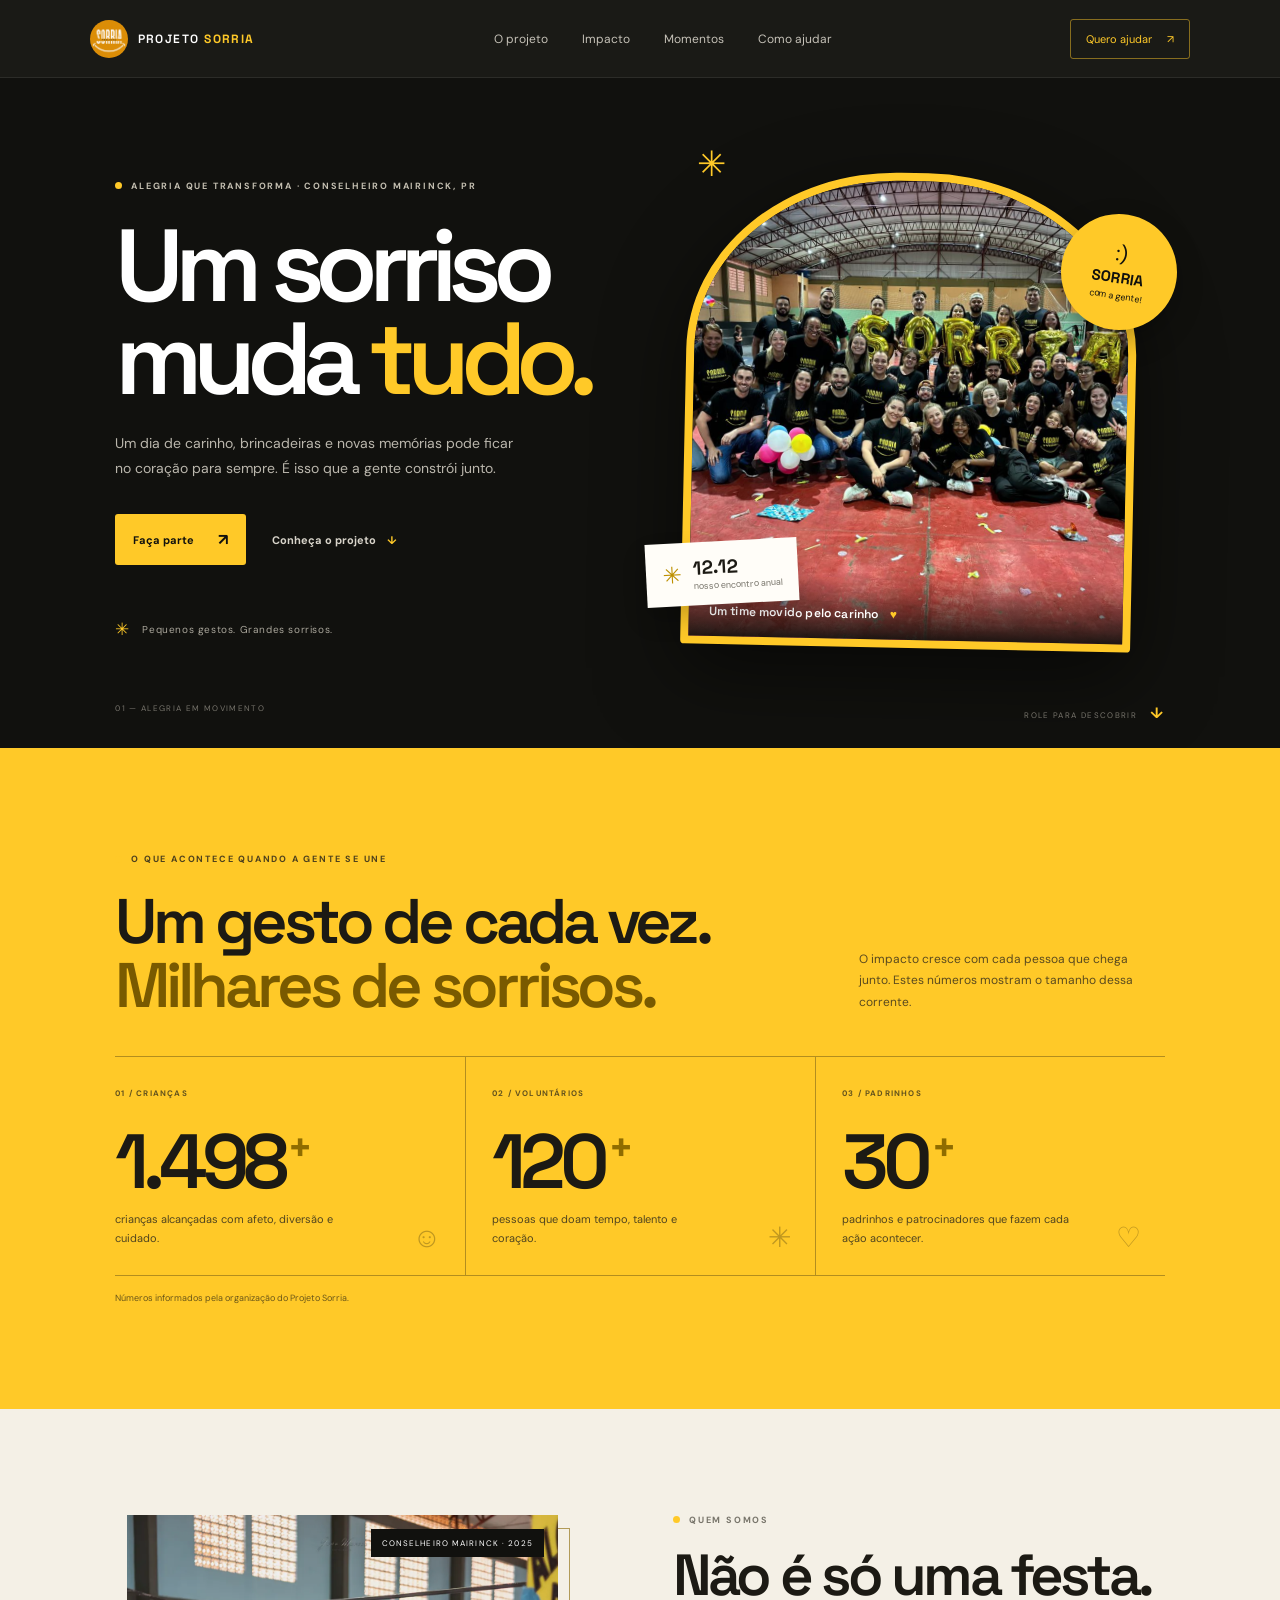
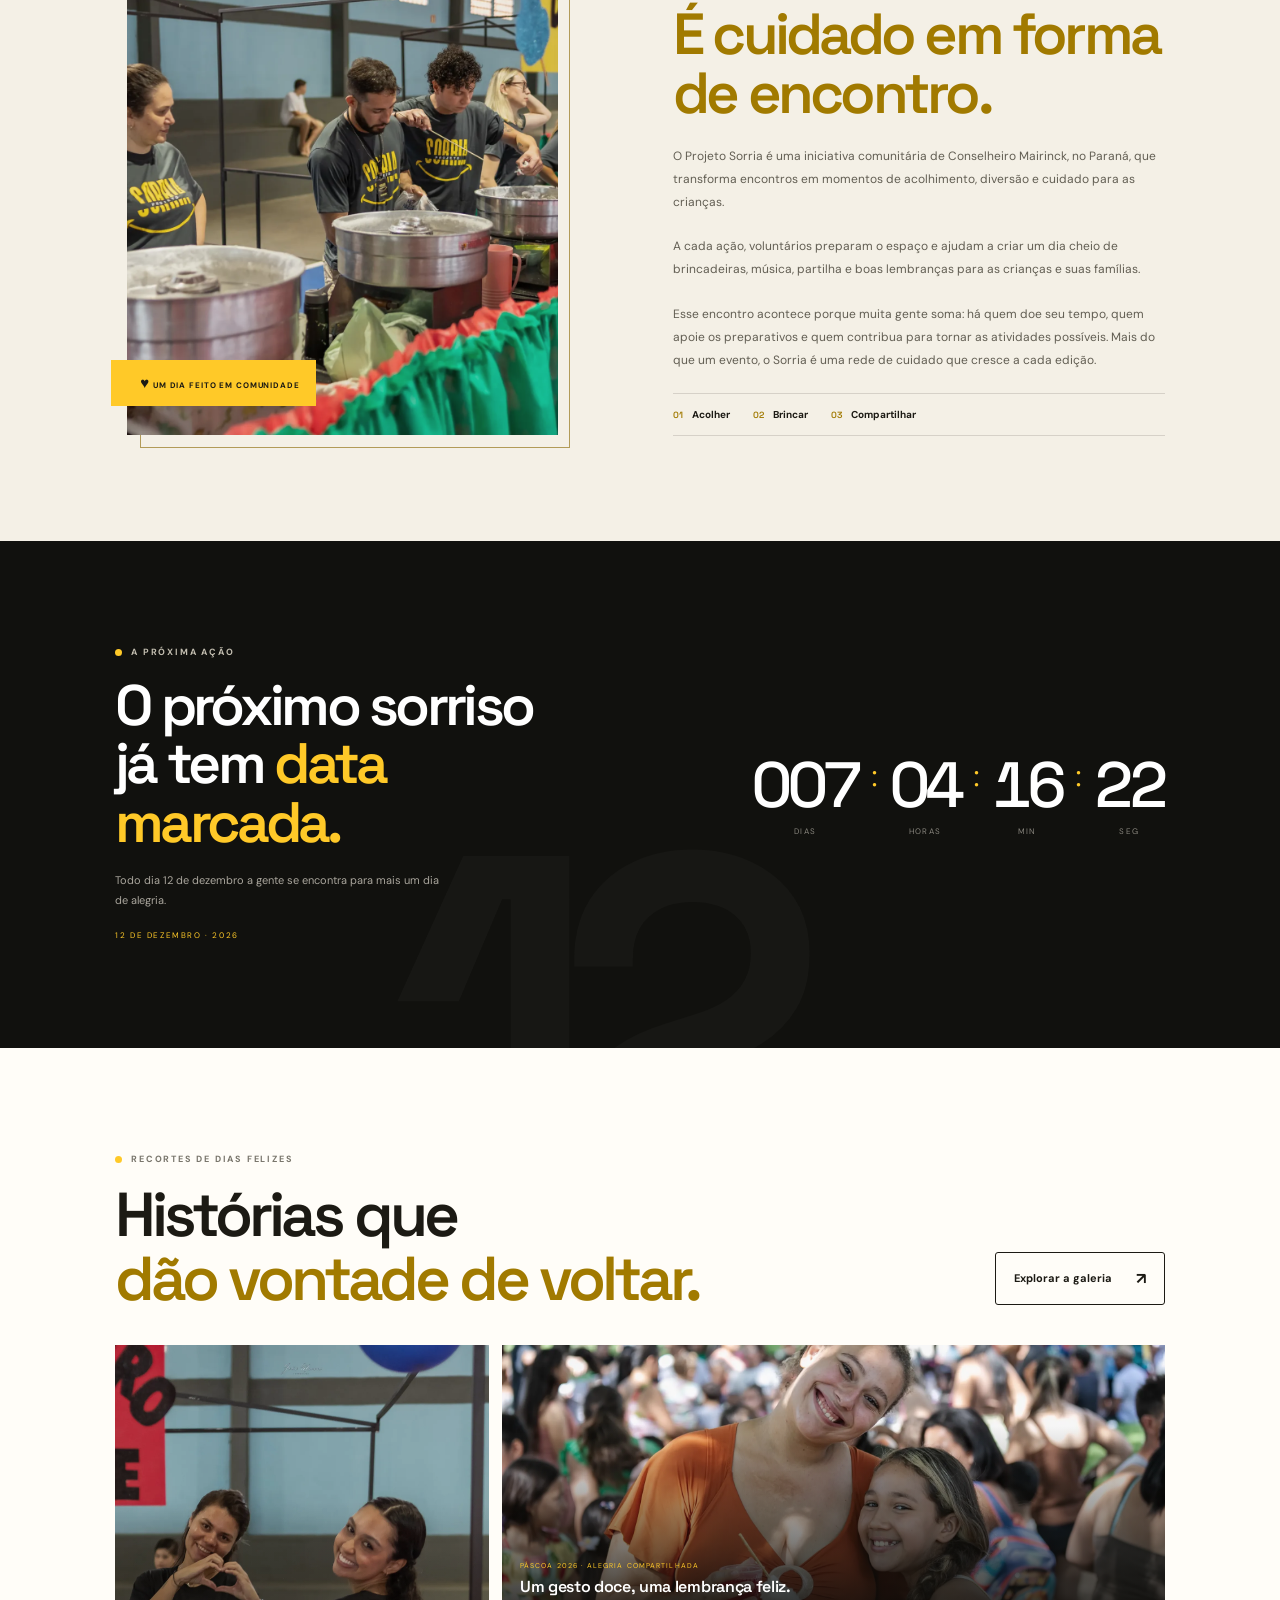
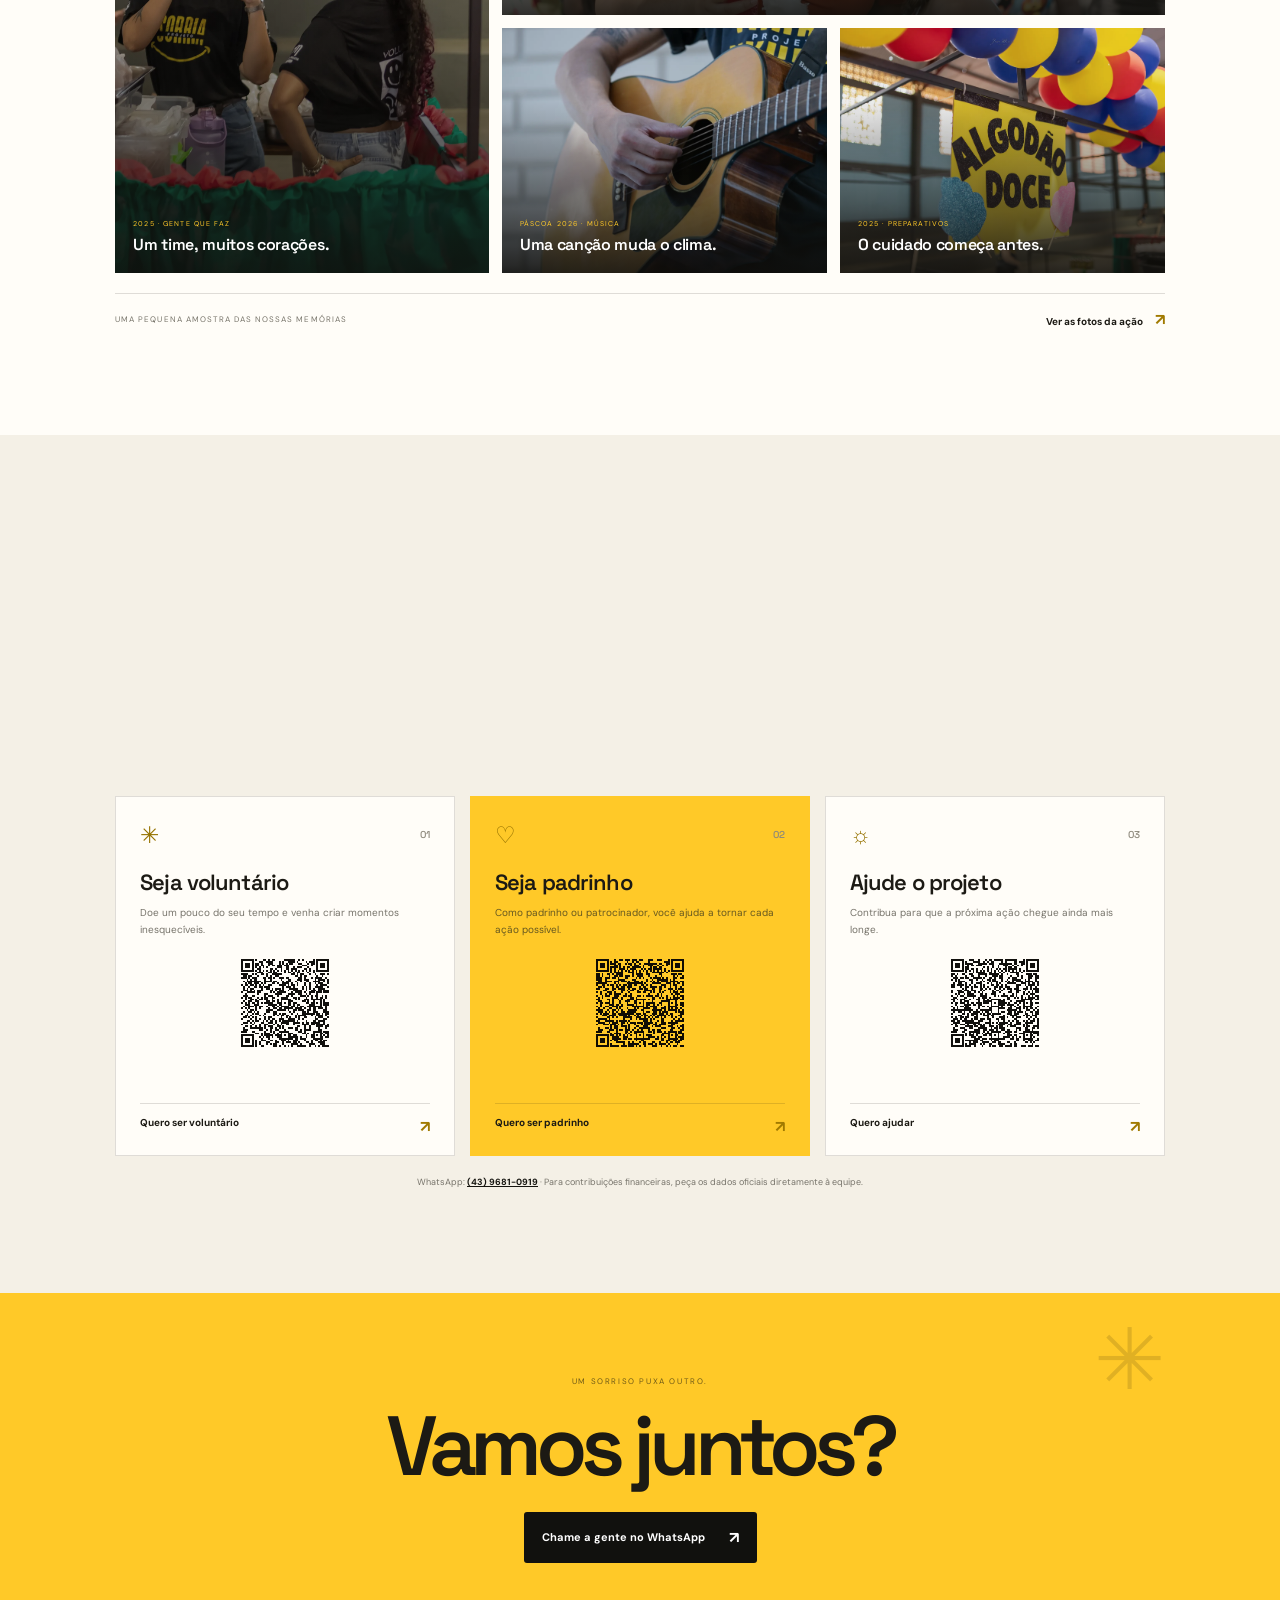
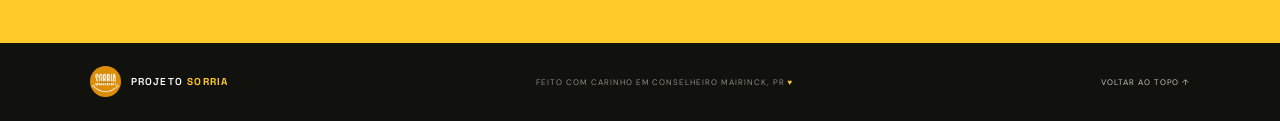
<file: index.html>
<!doctype html>
<html lang="pt-BR">
<head>
  <meta charset="utf-8">
  <meta name="viewport" content="width=device-width, initial-scale=1">
  <meta name="theme-color" content="#11110e">
  <meta name="description" content="Projeto Sorria: mais de 1.500 crianças alcançadas. Veja nossas ações, conheça o impacto e venha fazer parte.">
  <title>Projeto Sorria — Alegria que transforma</title>
  <link rel="icon" type="image/png" href="assets/logo-sorria.png">
  <link rel="apple-touch-icon" href="assets/logo-sorria.png">
  <link rel="preconnect" href="https://fonts.googleapis.com">
  <link rel="preconnect" href="https://fonts.gstatic.com" crossorigin>
  <link href="https://fonts.googleapis.com/css2?family=DM+Sans:wght@400;500;600;700&family=Space+Grotesk:wght@400;500;600;700&display=swap" rel="stylesheet">
  <link rel="stylesheet" href="styles.css">
</head>
<body class="home-page">
  <div class="scroll-progress" aria-hidden="true"></div>
  <header class="topbar">
    <a class="brand" href="#inicio" aria-label="Projeto Sorria, início"><img src="assets/logo-sorria.png" alt=""><span>PROJETO <b>SORRIA</b></span></a>
    <button class="menu-toggle" aria-expanded="false" aria-label="Abrir menu"><span></span><span></span></button>
    <nav class="nav" aria-label="Navegação principal">
      <a href="#projeto">O projeto</a><a href="#impacto">Impacto</a><a href="#galeria">Momentos</a><a href="#faca-parte">Como ajudar</a>
    </nav>
    <a class="nav-cta" href="#faca-parte">Quero ajudar <span>↗︎</span></a>
  </header>

  <main>
    <section class="hero" id="inicio">
      <div class="hero-copy" data-reveal>
        <div class="eyebrow"><span class="eyebrow-dot"></span> ALEGRIA QUE TRANSFORMA · CONSELHEIRO MAIRINCK, PR</div>
        <h1>Um sorriso<br>muda <span>tudo.</span></h1>
        <p>Um dia de carinho, brincadeiras e novas memórias pode ficar no coração para sempre. É isso que a gente constrói junto.</p>
        <div class="hero-actions"><a class="button button-yellow" href="#faca-parte">Faça parte <span>↗︎</span></a><a class="text-link light-link" href="#projeto">Conheça o projeto <span>↓</span></a></div>
        <div class="hero-note"><span class="spark">✳︎</span> Pequenos gestos. Grandes sorrisos.</div>
      </div>
      <div class="hero-visual" data-reveal data-delay="150">
        <div class="hero-photo"><img src="assets/selecionadas/equipe-voluntarios.png" alt="Voluntários do Projeto Sorria reunidos após uma ação"><span class="photo-label">Um time movido pelo carinho <b>♥︎</b></span></div>
        <div class="photo-sticker"><span>:) </span><b>SORRIA</b><small>com a gente!</small></div>
        <div class="hero-note-card"><span class="mini-spark">✳︎</span><div><b>12.12</b><small>nosso encontro anual</small></div></div>
        <span class="hero-sun" aria-hidden="true">✳︎</span>
      </div>
      <div class="hero-bottom"><span>01 — ALEGRIA EM MOVIMENTO</span><span>ROLE PARA DESCOBRIR <b>↓</b></span></div>
    </section>

    <section class="impact section" id="impacto">
      <div class="section-kicker" data-reveal><span class="eyebrow-dot"></span> O QUE ACONTECE QUANDO A GENTE SE UNE</div>
      <div class="impact-intro" data-reveal><h2>Um gesto de cada vez.<br><em>Milhares de sorrisos.</em></h2><p>O impacto cresce com cada pessoa que chega junto. Estes números mostram o tamanho dessa corrente.</p></div>
      <div class="stats-grid">
        <article class="stat-card" data-reveal><span class="stat-index">01 / CRIANÇAS</span><strong><span data-count="1500">1.500</span><i>+</i></strong><p>crianças alcançadas com afeto, diversão e cuidado.</p><span class="stat-mark">☺︎</span></article>
        <article class="stat-card" data-reveal data-delay="100"><span class="stat-index">02 / VOLUNTÁRIOS</span><strong><span data-count="120">120</span><i>+</i></strong><p>pessoas que doam tempo, talento e coração.</p><span class="stat-mark">✳︎</span></article>
        <article class="stat-card" data-reveal data-delay="200"><span class="stat-index">03 / PADRINHOS</span><strong><span data-count="30">30</span><i>+</i></strong><p>padrinhos e patrocinadores que fazem cada ação acontecer.</p><span class="stat-mark">♡︎</span></article>
      </div>
      <p class="numbers-note">Números informados pela organização do Projeto Sorria.</p>
    </section>

    <section class="story section" id="projeto">
      <div class="story-image" data-reveal>
        <img src="assets/selecionadas/2025/IMG_0066.webp" alt="Voluntários servindo alimentos durante uma ação do Projeto Sorria">
        <span class="image-tag"><b>♥︎</b> UM DIA FEITO EM COMUNIDADE</span>
        <span class="story-image-index">CONSELHEIRO MAIRINCK · 2025</span>
      </div>
      <div class="story-copy" data-reveal data-delay="120">
        <div class="eyebrow"><span class="eyebrow-dot"></span> QUEM SOMOS</div>
        <h2>Não é só uma festa.<br><em>É cuidado em forma de encontro.</em></h2>
        <p>O Projeto Sorria é uma iniciativa comunitária de Conselheiro Mairinck, no Paraná, que transforma encontros em momentos de acolhimento, diversão e cuidado para as crianças.</p>
        <p>A cada ação, voluntários preparam o espaço e ajudam a criar um dia cheio de brincadeiras, música, partilha e boas lembranças para as crianças e suas famílias.</p>
        <p>Esse encontro acontece porque muita gente soma: há quem doe seu tempo, quem apoie os preparativos e quem contribua para tornar as atividades possíveis. Mais do que um evento, o Sorria é uma rede de cuidado que cresce a cada edição.</p>
        <div class="story-principles"><span><b>01</b> Acolher</span><span><b>02</b> Brincar</span><span><b>03</b> Compartilhar</span></div>
      </div>
    </section>

    <section class="countdown section" aria-labelledby="countdown-title">
      <div class="countdown-decoration" aria-hidden="true">12</div>
      <div class="countdown-copy" data-reveal><div class="eyebrow"><span class="eyebrow-dot"></span> A PRÓXIMA AÇÃO</div><h2 id="countdown-title">O próximo sorriso<br>já tem <em>data marcada.</em></h2><p>Todo dia 12 de dezembro a gente se encontra para mais um dia de alegria.</p><span class="countdown-year" id="event-label">12 DE DEZEMBRO</span></div>
      <div class="timer" data-reveal data-delay="120" aria-label="Contagem regressiva para 12 de dezembro"><div><strong id="days">000</strong><span>DIAS</span></div><i>:</i><div><strong id="hours">00</strong><span>HORAS</span></div><i>:</i><div><strong id="minutes">00</strong><span>MIN</span></div><i>:</i><div><strong id="seconds">00</strong><span>SEG</span></div></div>
    </section>

    <section class="gallery section" id="galeria">
      <div class="gallery-heading" data-reveal><div><div class="eyebrow"><span class="eyebrow-dot"></span> RECORTES DE DIAS FELIZES</div><h2>Histórias que<br><em>dão vontade de voltar.</em></h2></div><a class="button button-outline" href="fotos.html">Explorar a galeria <span>↗︎</span></a></div>
      <div class="gallery-grid">
        <figure class="gallery-card gallery-card-tall" data-reveal><img src="assets/selecionadas/2025/IMG_0085.webp" alt="Voluntárias do Projeto Sorria durante uma ação em 2025" loading="lazy"><figcaption><span>2025 · GENTE QUE FAZ</span><b>Um time, muitos corações.</b></figcaption></figure>
        <figure class="gallery-card gallery-card-wide" data-reveal data-delay="80"><img src="assets/fotos/2026/IMG_9719.webp" alt="Voluntária e criança sorrindo juntas durante a ação de 2026" loading="lazy"><figcaption><span>PÁSCOA 2026 · ALEGRIA COMPARTILHADA</span><b>Um gesto doce, uma lembrança feliz.</b></figcaption></figure>
        <figure class="gallery-card" data-reveal data-delay="140"><img src="assets/selecionadas/2026/IMG_9636.webp" alt="Detalhe de um violão durante atividade musical" loading="lazy"><figcaption><span>PÁSCOA 2026 · MÚSICA</span><b>Uma canção muda o clima.</b></figcaption></figure>
        <figure class="gallery-card" data-reveal data-delay="200"><img src="assets/selecionadas/2025/IMG_0028.webp" alt="Decoração colorida preparada para uma festa do Projeto Sorria" loading="lazy"><figcaption><span>2025 · PREPARATIVOS</span><b>O cuidado começa antes.</b></figcaption></figure>
      </div>
      <div class="gallery-bottom" data-reveal><span>UMA PEQUENA AMOSTRA DAS NOSSAS MEMÓRIAS</span><a href="fotos.html">Ver as fotos da ação <b>↗︎</b></a></div>
    </section>

    <section class="join section" id="faca-parte">
      <div class="join-heading" data-reveal><div class="eyebrow"><span class="eyebrow-dot"></span> TEM LUGAR PARA VOCÊ AQUI</div><h2>Qual vai ser o<br><em>seu jeito de sorrir?</em></h2><p>Leia o QR code ou toque no botão. O WhatsApp abre com uma mensagem pronta para começar a conversa.</p></div>
      <div class="join-cards">
        <article class="join-card" data-reveal><div class="join-card-top"><span class="join-icon">✳︎</span><span class="join-number">01</span></div><h3>Seja voluntário</h3><p>Doe um pouco do seu tempo e venha criar momentos inesquecíveis.</p><img class="qr" src="assets/qr-voluntario.svg" alt="QR code para conversar sobre voluntariado"><a class="join-link" href="https://wa.me/554396810919?text=Ol%C3%A1%2C%20Projeto%20Sorria!%20Quero%20saber%20como%20posso%20ser%20volunt%C3%A1rio(a)." target="_blank" rel="noreferrer">Quero ser voluntário <span>↗︎</span></a></article>
        <article class="join-card featured" data-reveal data-delay="100"><div class="join-card-top"><span class="join-icon">♡︎</span><span class="join-number">02</span></div><h3>Seja padrinho</h3><p>Como padrinho ou patrocinador, você ajuda a tornar cada ação possível.</p><img class="qr" src="assets/qr-padrinho.svg" alt="QR code para conversar sobre apadrinhamento"><a class="join-link" href="https://wa.me/554396810919?text=Ol%C3%A1%2C%20Projeto%20Sorria!%20Tenho%20interesse%20em%20ser%20padrinho%2Fpatrocinador.%20Como%20funciona%3F" target="_blank" rel="noreferrer">Quero ser padrinho <span>↗︎</span></a></article>
        <article class="join-card" data-reveal data-delay="200"><div class="join-card-top"><span class="join-icon">☼︎</span><span class="join-number">03</span></div><h3>Ajude o projeto</h3><p>Contribua para que a próxima ação chegue ainda mais longe.</p><img class="qr" src="assets/qr-ajuda.svg" alt="QR code para conversar sobre apoio ao projeto"><a class="join-link" href="https://wa.me/554396810919?text=Ol%C3%A1%2C%20Projeto%20Sorria!%20Quero%20ajudar%20o%20projeto.%20Quais%20formas%20de%20contribuir%20est%C3%A3o%20dispon%C3%ADveis%3F" target="_blank" rel="noreferrer">Quero ajudar <span>↗︎</span></a></article>
      </div>
      <p class="phone-note" data-reveal>WhatsApp: <a href="https://wa.me/554396810919" target="_blank" rel="noreferrer">(43) 9681-0919</a> · Para contribuições financeiras, peça os dados oficiais diretamente à equipe.</p>
    </section>

    <section class="final-cta" data-reveal><span>UM SORRISO PUXA OUTRO.</span><h2>Vamos juntos?</h2><a class="button button-dark" href="https://wa.me/554396810919?text=Ol%C3%A1%2C%20Projeto%20Sorria!%20Quero%20conhecer%20o%20projeto%20e%20saber%20como%20posso%20ajudar." target="_blank" rel="noreferrer">Chame a gente no WhatsApp <span>↗︎</span></a><div class="final-flower" aria-hidden="true">✳︎</div></section>
  </main>

  <footer class="footer"><a class="brand" href="#inicio"><img src="assets/logo-sorria.png" alt=""><span>PROJETO <b>SORRIA</b></span></a><span>FEITO COM CARINHO EM CONSELHEIRO MAIRINCK, PR <b>♥︎</b></span><a href="#inicio">VOLTAR AO TOPO ↑</a></footer>
  <script src="script.js"></script>
</body>
</html>
</file>
<file: styles.css>
:root{--black:#11110e;--ink:#1c1a14;--yellow:#ffc928;--cream:#f4f0e6;--paper:#fffdf8;--muted:#78756b;--line:rgba(255,255,255,.14);--dark-line:rgba(28,26,20,.14);--display:'Space Grotesk',sans-serif;--body:'DM Sans',sans-serif}
*{box-sizing:border-box}html{scroll-behavior:smooth;scroll-padding-top:90px}body{margin:0;background:var(--cream);color:var(--ink);font-family:var(--body);-webkit-font-smoothing:antialiased}body,button,input{font-family:var(--body)}a{color:inherit;text-decoration:none}img{display:block;max-width:100%}button{color:inherit}::selection{background:var(--yellow);color:var(--black)}
.scroll-progress{position:fixed;z-index:100;top:0;left:0;width:0;height:3px;background:var(--yellow);transform-origin:left;pointer-events:none}
.topbar{height:78px;padding:0 7vw;display:flex;align-items:center;justify-content:space-between;background:rgba(17,17,14,.96);color:#fff;position:sticky;top:0;z-index:50;border-bottom:1px solid rgba(255,255,255,.08);backdrop-filter:blur(14px)}
.brand{display:inline-flex;align-items:center;gap:10px;font:600 12px var(--display);letter-spacing:.12em;white-space:nowrap}.brand img{width:38px;height:38px;object-fit:cover;border-radius:50%}.brand b{color:var(--yellow)}
.nav{display:flex;gap:34px;color:#c5c1b7;font-size:12px}.nav a{transition:color .2s}.nav a:hover,.nav a[aria-current=page]{color:var(--yellow)}.nav-cta{font-size:11px;color:var(--yellow);border:1px solid rgba(255,201,40,.48);padding:12px 15px;border-radius:3px}.nav-cta span{margin-left:12px}.menu-toggle{display:none}
.eyebrow,.section-kicker{font-size:9px;letter-spacing:.2em;font-weight:700;color:var(--muted);display:flex;align-items:center;gap:9px}.eyebrow-dot{width:7px;height:7px;background:var(--yellow);border-radius:50%;display:inline-block;flex:none}
.hero{min-height:670px;background:var(--black);color:#fff;padding:74px 9vw 80px;display:grid;grid-template-columns:1fr 1fr;gap:7vw;position:relative;overflow:hidden}.hero-copy{z-index:2;align-self:center;max-width:510px}.hero .eyebrow,.countdown .eyebrow,.photos-hero .eyebrow{color:#c3beb0}.hero h1{font:600 clamp(66px,8vw,112px)/.91 var(--display);letter-spacing:-.09em;margin:27px 0 26px}.hero h1 span,.section h2 em,.gallery-heading h2 em,.join-heading h2 em,.collection-top h2 em,.photos-intro h1 em{font-style:normal;color:var(--yellow)}.hero-copy>p{max-width:405px;color:#bbb7ad;font-size:14px;line-height:1.8}.hero-actions{display:flex;align-items:center;gap:26px;margin-top:33px}.button{display:inline-flex;align-items:center;justify-content:space-between;gap:24px;padding:15px 18px;font-size:11px;font-weight:700;border-radius:3px;transition:transform .22s,background .22s,color .22s,border-color .22s}.button:hover{transform:translateY(-3px)}.button-yellow{background:var(--yellow);color:var(--black)}.button-yellow:hover{background:#ffda6a}.button span{font-size:16px}.text-link{font-size:11px;font-weight:700}.text-link span{padding-left:8px;color:var(--yellow)}.light-link{color:#d8d4ca}.hero-note{margin-top:53px;color:#aaa69b;font-size:10px;letter-spacing:.06em}.spark{font-size:17px;color:var(--yellow);vertical-align:-2px;margin-right:9px}
.hero-visual{position:relative;min-height:475px;align-self:center;margin-right:15px}.hero-photo{position:absolute;inset:0 15px 0 0;border:8px solid var(--yellow);border-radius:47% 47% 4px 4px/38% 38% 4px 4px;overflow:hidden;transform:rotate(1.2deg);background:#28261f;box-shadow:0 25px 80px #0008}.hero-photo img{height:100%;width:100%;object-fit:cover;object-position:center 43%;filter:saturate(.94)}.photo-label{position:absolute;left:0;right:0;bottom:0;padding:32px 20px 17px;background:linear-gradient(transparent,#11110eed);font:600 12px var(--display);letter-spacing:.015em}.photo-label b{color:var(--yellow);margin-left:8px}.photo-sticker{position:absolute;right:-27px;top:41px;width:116px;height:116px;border-radius:50%;background:var(--yellow);color:var(--black);display:flex;flex-direction:column;align-items:center;justify-content:center;line-height:1;transform:rotate(9deg);box-shadow:0 12px 28px #0004}.photo-sticker span{font-size:21px}.photo-sticker b{font:700 15px var(--display);letter-spacing:.03em;margin-top:3px}.photo-sticker small{font-size:9px;margin-top:5px}.hero-note-card{position:absolute;left:-39px;bottom:44px;display:flex;align-items:center;gap:12px;background:var(--paper);color:var(--ink);padding:13px 16px;box-shadow:0 12px 24px #0003;transform:rotate(-3deg)}.mini-spark{font-size:23px;color:#bd9000}.hero-note-card div{display:flex;flex-direction:column}.hero-note-card b{font:700 19px var(--display)}.hero-note-card small{font-size:9px;color:var(--muted)}.hero-sun{position:absolute;top:-32px;left:12px;color:var(--yellow);font-size:35px;animation:slow-spin 28s linear infinite}.hero-bottom{position:absolute;bottom:25px;left:9vw;right:9vw;display:flex;justify-content:space-between;color:#77746c;font-size:8px;letter-spacing:.17em}.hero-bottom b{color:var(--yellow);font-size:15px;margin-left:10px}
.section{padding:105px 9vw}.impact{background:var(--yellow);position:relative;overflow:hidden}.section-kicker{color:#4e411d}.impact-intro{display:flex;align-items:flex-end;justify-content:space-between;gap:40px;margin:24px 0 38px}.impact-intro h2,.section h2,.gallery-heading h2,.join-heading h2,.collection-top h2{font:600 clamp(38px,5vw,63px)/1.02 var(--display);letter-spacing:-.065em;margin:0}.impact-intro h2 em{font-style:normal;color:#795a00}.impact-intro>p{max-width:280px;font-size:12px;line-height:1.8;color:#5a4a1f;margin:0 2vw 4px 0}
.stats-grid{display:grid;grid-template-columns:repeat(3,1fr);border-top:1px solid rgba(20,18,12,.32);border-bottom:1px solid rgba(20,18,12,.32)}.stat-card{position:relative;min-height:218px;padding:23px 24px 24px 0;overflow:hidden}.stat-card+.stat-card{border-left:1px solid rgba(20,18,12,.32);padding-left:26px}.stat-index{font-size:8px;letter-spacing:.15em;font-weight:700;color:#64531d}.stat-card strong{display:flex;align-items:flex-start;font:600 clamp(53px,6vw,82px)/.95 var(--display);letter-spacing:-.08em;margin-top:24px}.stat-card strong i{font-style:normal;color:#8f6c00;font-size:.55em;margin:2px 0 0 4px}.stat-card p{max-width:230px;font-size:11px;line-height:1.7;color:#51451f;margin:13px 0 0}.stat-mark{position:absolute;right:24px;bottom:19px;font-size:28px;color:rgba(25,22,12,.28)}.numbers-note{font-size:9px;color:#6b5719;margin:16px 0 0}
.story{display:grid;grid-template-columns:.9fr 1fr;align-items:center;gap:9vw;background:var(--cream)}.story-image{height:520px;position:relative;margin-left:12px}.story-image:before{content:'';position:absolute;inset:13px -12px -13px 13px;border:1px solid #b29b58;z-index:0}.story-image img{width:100%;height:100%;object-fit:cover;position:relative;z-index:1;filter:saturate(.86)}.image-tag{position:absolute;z-index:2;left:-16px;bottom:29px;background:var(--yellow);padding:13px 16px;font-size:8px;font-weight:700;letter-spacing:.11em}.image-tag b{margin-left:13px;font-size:15px}.story-image-index{position:absolute;right:14px;top:14px;z-index:2;background:var(--black);color:#fff;padding:9px 11px;font-size:8px;letter-spacing:.14em}.story-copy .eyebrow{margin-bottom:20px}.story-copy h2{font-size:clamp(37px,4.6vw,58px)}.story-copy h2 em{color:#a17a00}.story-copy>p{max-width:495px;font-size:12px;line-height:1.9;color:#625e53;margin:22px 0}.story-principles{display:flex;gap:23px;padding:14px 0;border-top:1px solid var(--dark-line);border-bottom:1px solid var(--dark-line);font-size:10px;font-weight:700}.story-principles span{white-space:nowrap}.story-principles b{color:#a17a00;font:600 9px var(--display);margin-right:7px}.legal-note{display:flex;gap:12px;margin-top:21px;padding:13px 14px;background:#eae5d9;border-left:2px solid var(--yellow)}.legal-icon{width:19px;height:19px;border:1px solid #a17a00;border-radius:50%;display:grid;place-items:center;flex:none;font:700 11px var(--display);color:#8b6800}.legal-note p{font-size:9px;line-height:1.65;color:#6a6559;margin:0}.legal-note b{color:var(--ink)}
.countdown{background:var(--black);color:#fff;display:flex;align-items:center;justify-content:space-between;gap:50px;position:relative;overflow:hidden}.countdown-copy{z-index:1;max-width:475px}.countdown .eyebrow{margin-bottom:19px}.countdown h2{font-size:clamp(37px,4.5vw,57px)}.countdown h2 em{color:var(--yellow)}.countdown-copy>p{max-width:330px;color:#aaa69d;font-size:11px;line-height:1.8;margin:19px 0 12px}.countdown-year{font-size:8px;letter-spacing:.2em;color:var(--yellow)}.countdown-decoration{position:absolute;right:39%;bottom:-155px;color:rgba(255,255,255,.025);font:700 460px/.8 var(--display);letter-spacing:-.1em}.timer{z-index:1;display:flex;align-items:flex-start;gap:12px;white-space:nowrap}.timer>div{display:flex;flex-direction:column;align-items:center;gap:9px}.timer strong{font:500 clamp(36px,5vw,64px)/1 var(--display);letter-spacing:-.07em;min-width:70px;text-align:center;font-variant-numeric:tabular-nums}.timer span{font-size:8px;letter-spacing:.18em;color:#88857d}.timer i{font:300 30px var(--display);color:var(--yellow);font-style:normal;margin-top:3px}
.gallery{background:var(--paper)}.gallery-heading{display:flex;justify-content:space-between;align-items:flex-end;gap:25px;margin-bottom:35px}.gallery-heading .eyebrow,.collection-top .eyebrow{margin-bottom:18px}.gallery-heading h2{font-size:clamp(40px,5vw,62px)}.gallery-heading h2 em{color:#a17a00}.button-outline{border:1px solid var(--ink);align-self:flex-end;margin-bottom:5px}.button-outline:hover{background:var(--black);color:#fff}.gallery-grid{display:grid;grid-template-columns:1.15fr 1fr 1fr;grid-template-rows:270px 245px;gap:13px}.gallery-card{position:relative;overflow:hidden;background:#25231d;margin:0;min-height:0}.gallery-card-tall{grid-row:span 2}.gallery-card-wide{grid-column:span 2}.gallery-card img{width:100%;height:100%;object-fit:cover;transition:transform .7s cubic-bezier(.2,.75,.25,1),filter .5s;filter:saturate(.85)}.gallery-card:hover img{transform:scale(1.055);filter:saturate(1.08)}.gallery-card:after{content:'';position:absolute;inset:30% 0 0;background:linear-gradient(transparent,rgba(15,14,11,.86));pointer-events:none}.gallery-card figcaption{position:absolute;z-index:1;bottom:0;left:0;right:0;padding:18px;color:#fff;display:flex;flex-direction:column;gap:6px}.gallery-card figcaption span{font-size:7px;letter-spacing:.16em;color:var(--yellow)}.gallery-card figcaption b{font:600 16px var(--display);letter-spacing:-.02em}.gallery-bottom{margin-top:20px;padding-top:15px;border-top:1px solid var(--dark-line);display:flex;justify-content:space-between;align-items:center;font-size:8px;letter-spacing:.13em;color:var(--muted)}.gallery-bottom>a{font-size:10px;font-weight:700;letter-spacing:normal;color:var(--ink)}.gallery-bottom b{font-size:16px;color:#a17a00;margin-left:10px}
.join{background:var(--cream)}.join-heading{text-align:center;margin:0 auto 45px}.join-heading .eyebrow{justify-content:center;margin-bottom:17px}.join-heading h2{font-size:clamp(42px,5vw,62px)}.join-heading h2 em{color:#a17a00}.join-heading>p{max-width:435px;font-size:11px;line-height:1.8;color:#77746b;margin:16px auto 0}.join-cards{display:grid;grid-template-columns:repeat(3,1fr);gap:15px}.join-card{background:var(--paper);border:1px solid var(--dark-line);padding:23px 24px 18px;min-height:360px;display:flex;flex-direction:column;transition:transform .3s,box-shadow .3s}.join-card:hover{transform:translateY(-5px);box-shadow:0 16px 35px #211c1012}.join-card.featured{background:var(--yellow);border-color:var(--yellow)}.join-card-top{display:flex;justify-content:space-between;align-items:center}.join-icon{font-size:23px;color:#967300}.join-number{font:500 10px var(--display);color:#8d887b}.join-card h3{font:600 22px var(--display);letter-spacing:-.04em;margin:18px 0 8px}.join-card>p{font-size:10px;line-height:1.7;color:#77746b;min-height:35px;margin:0}.join-card.featured>p{color:#665820}.qr{width:102px;height:102px;object-fit:contain;margin:13px auto 12px;mix-blend-mode:multiply}.join-link{border-top:1px solid var(--dark-line);margin-top:auto;padding-top:12px;font-size:10px;font-weight:700;display:flex;justify-content:space-between}.join-link span{font-size:16px;color:#a17a00}.phone-note{text-align:center;margin:20px 0 0;font-size:9px;color:#77746b}.phone-note a{font-weight:700;color:#15140f;text-decoration:underline}
.final-cta{background:var(--yellow);text-align:center;padding:75px 20px 80px;position:relative;overflow:hidden}.final-cta>span{font-size:8px;letter-spacing:.2em;color:#705b17}.final-cta h2{font:600 clamp(51px,8vw,84px)/1 var(--display);letter-spacing:-.075em;margin:15px 0 24px}.button-dark{background:var(--black);color:#fff}.button-dark:hover{background:#312d20}.final-flower{position:absolute;right:9%;top:12px;font-size:85px;color:rgba(0,0,0,.12);animation:slow-spin 35s linear infinite}
.footer{min-height:78px;background:var(--black);color:#8f8b81;display:flex;justify-content:space-between;align-items:center;padding:20px 7vw;font-size:8px;letter-spacing:.12em}.footer .brand{color:#fff;font-size:10px}.footer .brand img{width:31px;height:31px}.footer>span b{color:var(--yellow)}.footer>a:last-child{color:#c7c2b6;font-size:8px}
.js-motion [data-reveal]{opacity:0;transform:translateY(26px);transition:opacity .7s ease,transform .7s cubic-bezier(.2,.7,.2,1);transition-delay:var(--delay,0ms)}.js-motion [data-reveal].is-visible{opacity:1;transform:translateY(0)}.home-page .hero-visual[data-reveal]{transform:translateY(20px) scale(.985)}.home-page .hero-visual[data-reveal].is-visible{transform:translateY(0) scale(1)}
@keyframes slow-spin{to{transform:rotate(360deg)}}
.photos-hero{background:var(--black);color:#fff;padding:73px 9vw 27px;position:relative;overflow:hidden}.photos-hero:after{content:'';position:absolute;right:12vw;top:15px;width:280px;height:280px;border:1px solid rgba(255,201,40,.12);border-radius:50%;box-shadow:inset 0 0 0 22px rgba(255,201,40,.018),0 0 90px rgba(255,201,40,.045);transform:rotate(-12deg);pointer-events:none}.photos-hero-inner{position:relative;z-index:1;display:grid;grid-template-columns:1fr 225px;align-items:center;gap:7vw;max-width:1240px;margin:0 auto}.photos-intro{max-width:690px}.back-link{display:inline-flex;gap:9px;align-items:center;font-size:8px;letter-spacing:.16em;color:#99958a;margin-bottom:28px}.back-link span{font-size:15px;color:var(--yellow)}.photos-intro .eyebrow{margin-bottom:18px}.photos-intro h1{font:600 clamp(52px,7vw,86px)/.98 var(--display);letter-spacing:-.08em;margin:0}.photos-intro h1 em{color:var(--yellow)}.photos-intro>p{max-width:480px;color:#aaa69d;font-size:12px;line-height:1.8;margin:19px 0 0}.photos-count-card{position:relative;background:var(--yellow);color:var(--black);padding:22px 21px 17px;min-height:195px;display:flex;flex-direction:column;justify-content:center;transform:rotate(2deg);box-shadow:12px 14px 0 rgba(255,255,255,.07)}.count-spark{position:absolute;top:14px;right:17px;font-size:21px}.photos-count-card strong{font:600 57px/.9 var(--display);letter-spacing:-.08em}.photos-count-card>small{font-size:8px;font-weight:700;letter-spacing:.16em;margin-top:8px}.count-card-line{height:1px;background:rgba(0,0,0,.22);margin:17px 0 12px}.count-card-foot{font-size:8px;letter-spacing:.13em}.count-card-foot b{margin:0 6px}.photos-hero-bottom{display:flex;justify-content:space-between;margin:56px auto 0;max-width:1240px;color:#77746b;font-size:8px;letter-spacing:.15em}
.photo-collection{padding-top:80px}.collection-top{display:flex;align-items:flex-end;justify-content:space-between;gap:30px}.collection-top h2{font-size:clamp(37px,4.8vw,59px)}.collection-top h2 em{color:#a17a00}.collection-top>p{max-width:310px;font-size:10px;line-height:1.8;color:var(--muted);margin:0 1vw 4px 0}.photo-tools{display:flex;justify-content:space-between;align-items:center;gap:20px;margin-top:39px;padding:12px 0;border-top:1px solid var(--dark-line);border-bottom:1px solid var(--dark-line)}.filter-group{display:flex;gap:7px}.filter-button{border:1px solid transparent;background:transparent;padding:10px 14px;font-size:9px;font-weight:700;cursor:pointer;transition:background .2s,color .2s,border-color .2s}.filter-button:hover{border-color:var(--dark-line)}.filter-button.active{background:var(--black);color:#fff}.filter-button span{margin-left:6px;color:var(--yellow)}.photo-search{display:flex;align-items:center;gap:8px;width:190px;border-bottom:1px solid #aaa69b;padding:7px 1px}.photo-search>span{font:24px var(--display);color:#9b7800;line-height:.7}.photo-search input{width:100%;border:0;outline:0;background:transparent;font-size:10px;color:var(--ink)}.photo-search input::placeholder{color:#89857b}.photo-results{font-size:8px;letter-spacing:.1em;color:#89857b;margin:17px 0}.photo-grid{display:grid;grid-template-columns:repeat(4,minmax(0,1fr));gap:12px}.photo-tile{position:relative;overflow:hidden;margin:0;background:#201e19;aspect-ratio:1/1.08;cursor:zoom-in;isolation:isolate}.photo-tile:nth-child(7n+2),.photo-tile:nth-child(7n+5){aspect-ratio:1/1.25}.photo-tile img{width:100%;height:100%;object-fit:cover;transition:transform .55s cubic-bezier(.2,.7,.2,1),filter .45s;filter:saturate(.83)}.photo-tile:hover img{transform:scale(1.055);filter:saturate(1.05)}.photo-tile:after{content:'';position:absolute;z-index:1;inset:50% 0 0;background:linear-gradient(transparent,rgba(15,14,11,.78));pointer-events:none}.photo-tile figcaption{position:absolute;z-index:2;left:0;right:0;bottom:0;display:flex;justify-content:space-between;align-items:flex-end;gap:10px;padding:13px;color:#fff}.photo-tile figcaption span:first-child{font-size:8px;font-weight:700;letter-spacing:.12em}.photo-tile figcaption span:last-child{font-size:17px;color:var(--yellow)}.empty-state{padding:60px 15px;text-align:center;color:var(--muted)}.empty-state>span{font-size:35px;color:#b38a00}.empty-state p{font-size:12px}.photo-end-note{display:flex;justify-content:space-between;align-items:center;gap:20px;margin-top:55px;padding:23px 25px;background:var(--yellow)}.photo-end-note>span{font-size:25px}.photo-end-note p{font-size:10px;line-height:1.65;margin:0 auto 0 0}.photo-end-note a{font-size:10px;font-weight:700;white-space:nowrap}.photo-end-note a span{font-size:16px;margin-left:9px}.photo-lightbox{width:min(94vw,1050px);max-width:none;max-height:92vh;border:0;padding:42px 55px 25px;background:#151410;color:#fff;overflow:visible}.photo-lightbox::backdrop{background:rgba(7,7,6,.91);backdrop-filter:blur(6px)}.photo-lightbox figure{margin:0;height:min(76vh,760px);display:flex;flex-direction:column;align-items:center;justify-content:center;gap:15px}.photo-lightbox figure img{max-height:calc(100% - 30px);max-width:100%;object-fit:contain}.photo-lightbox figcaption{font-size:9px;letter-spacing:.14em;color:#c7c2b6}.lightbox-close,.lightbox-arrow{position:absolute;border:0;color:#fff;background:rgba(255,255,255,.1);cursor:pointer;transition:background .2s,color .2s}.lightbox-close:hover,.lightbox-arrow:hover{background:var(--yellow);color:var(--black)}.lightbox-close{right:15px;top:10px;width:34px;height:34px;font-size:24px}.lightbox-arrow{top:50%;width:39px;height:48px;font-size:20px}.lightbox-prev{left:7px}.lightbox-next{right:7px}
@media(max-width:950px){.topbar{padding:0 5vw}.nav{gap:19px}.hero{padding-left:7vw;padding-right:7vw;gap:5vw}.hero-bottom{left:7vw;right:7vw}.section{padding-left:7vw;padding-right:7vw}.story{gap:6vw}.story-image{height:455px}.timer{gap:6px}.timer strong{min-width:55px}.gallery-grid{grid-template-rows:230px 210px}.photos-hero{padding-left:7vw;padding-right:7vw}}
@media(max-width:700px){html{scroll-padding-top:72px}.topbar{height:68px;padding:0 6vw}.brand{font-size:10px}.brand img{width:33px;height:33px}.menu-toggle{display:flex;width:34px;height:34px;margin-left:auto;margin-right:13px;padding:8px 5px;flex-direction:column;justify-content:center;gap:5px;background:none;border:0}.menu-toggle span{height:2px;width:21px;background:var(--yellow);transition:transform .2s}.menu-toggle[aria-expanded=true] span:first-child{transform:translateY(3.5px) rotate(45deg)}.menu-toggle[aria-expanded=true] span:last-child{transform:translateY(-3.5px) rotate(-45deg)}.nav{display:none;position:absolute;z-index:60;top:67px;left:0;right:0;padding:21px 7vw 24px;background:#1a1915;flex-direction:column;gap:17px}.nav.open{display:flex}.nav a{font-size:13px}.nav-cta{padding:10px 11px;font-size:9px}.nav-cta span{margin-left:6px}.hero{display:flex;flex-direction:column;gap:0;padding:62px 7vw 74px;min-height:auto}.hero-copy{padding:0}.hero .eyebrow{font-size:8px}.hero h1{font-size:clamp(57px,15vw,88px);margin:24px 0 19px}.hero-copy>p{font-size:12px;max-width:340px}.hero-actions{gap:18px;margin-top:25px}.button{padding:14px 15px;font-size:10px}.hero-note{margin-top:26px}.hero-visual{height:355px;min-height:355px;width:calc(100% - 17px);margin:36px 12px 0 4px}.hero-photo{inset:0 14px 0 0;border-width:6px}.photo-sticker{width:88px;height:88px;right:-10px;top:18px}.photo-sticker span{font-size:16px}.photo-sticker b{font-size:12px}.hero-note-card{left:-10px;bottom:28px;padding:10px 12px}.hero-note-card b{font-size:16px}.hero-bottom{bottom:22px;left:7vw;right:7vw;font-size:7px}.hero-bottom span:first-child{display:none}.section{padding:75px 7vw}.section-kicker{font-size:8px}.impact-intro{display:block;margin:20px 0 29px}.impact-intro h2,.section h2,.gallery-heading h2,.join-heading h2{font-size:clamp(37px,10vw,47px)}.impact-intro>p{font-size:11px;margin:15px 0 0;max-width:350px}.stats-grid{grid-template-columns:1fr}.stat-card,.stat-card+.stat-card{padding:19px 4px 19px;min-height:143px;border-left:0;border-bottom:1px solid rgba(20,18,12,.32)}.stat-card:last-child{border-bottom:0}.stat-card strong{font-size:58px;margin-top:13px}.stat-card p{max-width:290px;margin:7px 0}.stat-mark{right:18px;bottom:34px}.story{display:flex;flex-direction:column;gap:43px}.story-image{height:345px;width:calc(100% - 10px);margin:0 0 0 5px}.story-copy h2{font-size:clamp(36px,9vw,45px)}.story-copy>p{font-size:11px}.story-principles{gap:15px;font-size:9px}.legal-note{padding:11px}.countdown{display:block;padding-bottom:80px}.countdown h2{font-size:clamp(36px,9vw,45px)}.countdown-copy>p{font-size:10px}.timer{gap:5px;margin-top:33px;width:100%;justify-content:space-between}.timer strong{font-size:clamp(32px,9vw,46px);min-width:0}.timer i{font-size:22px}.timer span{font-size:7px}.countdown-decoration{font-size:260px;right:-13%;bottom:-73px}.gallery-heading{display:block;margin-bottom:26px}.gallery-heading>.button{margin-top:21px}.gallery-grid{grid-template-columns:1fr 1fr;grid-template-rows:220px 170px 170px;gap:9px}.gallery-card-tall{grid-row:span 2}.gallery-card-wide{grid-column:span 2;grid-row:auto}.gallery-card figcaption{padding:11px}.gallery-card figcaption span{font-size:6px}.gallery-card figcaption b{font-size:13px}.gallery-bottom{line-height:1.6}.gallery-bottom>span{max-width:45%}.gallery-bottom>a{max-width:45%;text-align:right}.join-heading{margin-bottom:30px}.join-heading h2{font-size:clamp(39px,10vw,49px)}.join-cards{grid-template-columns:1fr;gap:11px}.join-card{min-height:320px;padding:20px 20px 16px}.join-card h3{font-size:21px;margin:13px 0 7px}.join-card>p{min-height:0}.qr{margin:10px auto;width:94px;height:94px}.phone-note{line-height:1.8}.final-cta{padding:62px 20px}.final-cta h2{font-size:clamp(52px,14vw,72px)}.final-flower{right:-12px;top:10px;font-size:55px}.footer{padding:18px 6vw;flex-wrap:wrap;gap:13px}.footer>span{order:3;width:100%;text-align:center;font-size:7px}.footer>a:last-child{font-size:7px}
.photos-hero{padding:45px 7vw 20px}.photos-hero-inner{display:block}.back-link{margin-bottom:25px}.photos-intro h1{font-size:clamp(48px,13vw,68px)}.photos-intro>p{font-size:11px}.photos-count-card{margin:28px 0 4px;min-height:110px;padding:15px 18px;transform:rotate(0);width:100%;display:grid;grid-template-columns:1fr auto;grid-template-rows:auto auto;align-items:center;gap:2px 15px}.count-spark{top:12px;right:14px}.photos-count-card strong{grid-row:span 2;font-size:51px}.photos-count-card>small{margin:0}.count-card-line{display:none}.count-card-foot{font-size:7px}.photos-hero-bottom{margin-top:23px;font-size:6px;gap:15px}.photo-collection{padding-top:64px}.collection-top{display:block}.collection-top h2{font-size:clamp(36px,9vw,45px)}.collection-top>p{margin:14px 0 0}.photo-tools{display:block;margin-top:25px}.filter-group{display:grid;grid-template-columns:repeat(3,1fr);gap:5px}.filter-button{padding:10px 4px;font-size:8px}.photo-search{width:100%;margin-top:14px}.photo-grid{grid-template-columns:repeat(2,minmax(0,1fr));gap:8px}.photo-tile{aspect-ratio:1/1.08}.photo-tile:nth-child(7n+2),.photo-tile:nth-child(7n+5){aspect-ratio:1/1.22}.photo-tile figcaption{padding:9px}.photo-tile figcaption span:first-child{font-size:7px}.photo-tile figcaption span:last-child{font-size:15px}.photo-end-note{padding:17px 14px;flex-wrap:wrap;gap:11px}.photo-end-note p{font-size:9px}.photo-end-note a{width:100%;border-top:1px solid rgba(0,0,0,.2);padding-top:11px}.photo-lightbox{width:100vw;height:100dvh;max-height:none;padding:40px 37px 20px}.photo-lightbox figure{height:calc(100dvh - 80px)}.lightbox-prev{left:0}.lightbox-next{right:0}.lightbox-arrow{width:31px;height:42px}.lightbox-close{right:9px;top:7px}
}
@media(max-width:380px){.nav-cta{display:none}.brand{font-size:9px}.story-principles{gap:9px;font-size:8px}.gallery-grid{grid-template-rows:185px 145px 145px}.photos-hero-bottom span:last-child{max-width:52%;text-align:right}}
@media(prefers-reduced-motion:reduce){html{scroll-behavior:auto}*,*::before,*::after{transition:none!important;animation:none!important}.js-motion [data-reveal]{opacity:1;transform:none}}

/* Smaller screens: keep the page compact, balanced, and free of overflow. */
@media(max-width:900px){
  .topbar{height:68px;padding:0 5vw;gap:10px}
  .brand{font-size:9px;gap:8px}
  .brand img{width:31px;height:31px}
  .nav-cta{display:none}
  .menu-toggle{display:flex;margin-left:auto;margin-right:0}
  .nav{display:none;position:absolute;top:68px;left:5vw;right:5vw;padding:17px;background:#15150f;flex-direction:column;align-items:flex-start;gap:18px;border:1px solid #ffffff22}
  .nav.open{display:flex}
  .hero{display:flex;flex-direction:column;gap:0;min-height:0;padding:58px 7vw 48px}
  .hero-copy{align-self:stretch;max-width:620px}
  .hero-copy h1{font-size:clamp(62px,15vw,98px)}
  .hero-copy>p{font-size:14px;max-width:440px}
  .hero-visual{width:min(100%,430px);height:auto;min-height:0;margin:28px auto 0}
  .hero-photo{position:relative;display:block;inset:auto;height:clamp(320px,85vw,410px);margin-right:14px;border-width:6px}
  .photo-sticker{width:clamp(76px,19vw,94px);height:clamp(76px,19vw,94px);right:-2px;top:14px}
  .hero-note-card{position:relative;left:auto;bottom:auto;margin:14px 0 0 4px;padding:11px 13px;transform:rotate(-2deg)}
  .hero-sun{display:none}
  .hero-bottom{position:static;margin-top:30px;display:flex;gap:14px;font-size:7px}
  .section{padding-top:72px;padding-bottom:72px}
  .story{display:flex;flex-direction:column;align-items:stretch;gap:38px}
  .story-image{height:clamp(340px,95vw,520px);width:calc(100% - 10px);margin:0 0 0 5px}
  .story-image-index{right:10px;top:10px;max-width:calc(100% - 20px);padding:8px 9px;font-size:7px;letter-spacing:.08em;white-space:nowrap}
  .story-copy>p{max-width:650px;font-size:14px;line-height:1.75;margin:15px 0}
  .story-principles{gap:clamp(12px,4vw,23px);font-size:10px}
  .gallery-grid{grid-template-columns:repeat(2,minmax(0,1fr));grid-template-rows:none;grid-auto-rows:clamp(185px,30vw,245px);gap:11px}
  .gallery-card-tall,.gallery-card-wide{grid-column:auto;grid-row:auto}
  .gallery-card figcaption{padding:12px}
  .gallery-card figcaption span{font-size:7px;line-height:1.4}
  .gallery-card figcaption b{font-size:14px;line-height:1.2}
  .join{padding-top:64px;padding-bottom:48px}
  .join-heading{margin-bottom:25px}
  .join-heading>p{max-width:460px;margin-left:auto;margin-right:auto;line-height:1.7}
  .join-cards{grid-template-columns:1fr;gap:12px}
  .join-card{min-height:0;padding:19px 20px 16px}
  .join-card h3{font-size:21px;margin:12px 0 6px}
  .join-card>p{min-height:0;font-size:12px;line-height:1.55}
  .qr{width:90px;height:90px;margin:12px auto 10px}
  .join-link{padding-top:11px;font-size:11px}
  .phone-note{font-size:11px;line-height:1.7;margin-top:18px}
  .final-cta{padding:62px 20px 66px}
  .final-cta h2{font-size:clamp(46px,12vw,74px);line-height:1.02}
  .final-cta .button{max-width:100%;gap:14px;padding:15px 16px;font-size:11px}
  .final-flower{right:3%;top:8px;font-size:42px}
  .footer{display:grid;grid-template-columns:minmax(0,1fr) auto;align-items:center;gap:13px;padding:18px 6vw}
  .footer>span{grid-column:1/-1;order:0;width:auto;text-align:center;font-size:7px;line-height:1.7}
  .footer>a:last-child{font-size:7px}
}
@media(max-width:420px){
  .topbar{padding:0 4vw;gap:6px}
  .brand{font-size:8px;gap:6px;letter-spacing:.1em}
  .brand img{width:29px;height:29px}
  .menu-toggle{width:32px;margin-right:0;padding-left:4px;padding-right:4px}
  .hero{padding-left:6vw;padding-right:6vw}
  .hero-copy h1{font-size:clamp(58px,15vw,72px)}
  .hero-photo{height:clamp(305px,84vw,350px)}
  .hero-bottom{font-size:6px}
  .section{padding-left:6vw;padding-right:6vw}
  .story-image{height:330px}
  .story-principles{gap:10px;font-size:9px}
  .gallery-grid{grid-auto-rows:180px;gap:9px}
  .gallery-card figcaption{padding:10px}
  .gallery-card figcaption b{font-size:12px}
  .join-card{padding:17px 16px 14px}
  .final-cta h2{font-size:clamp(43px,12vw,58px)}
  .final-flower{font-size:34px;right:2%;top:5px}
}


@media(max-width:900px){.photos-hero:after{display:none}.count-spark{display:none}.photos-hero-bottom{align-items:flex-start;gap:10px}.photos-hero-bottom span{flex:1;max-width:none}.photos-hero-bottom span:last-child{text-align:right}}
</file>
